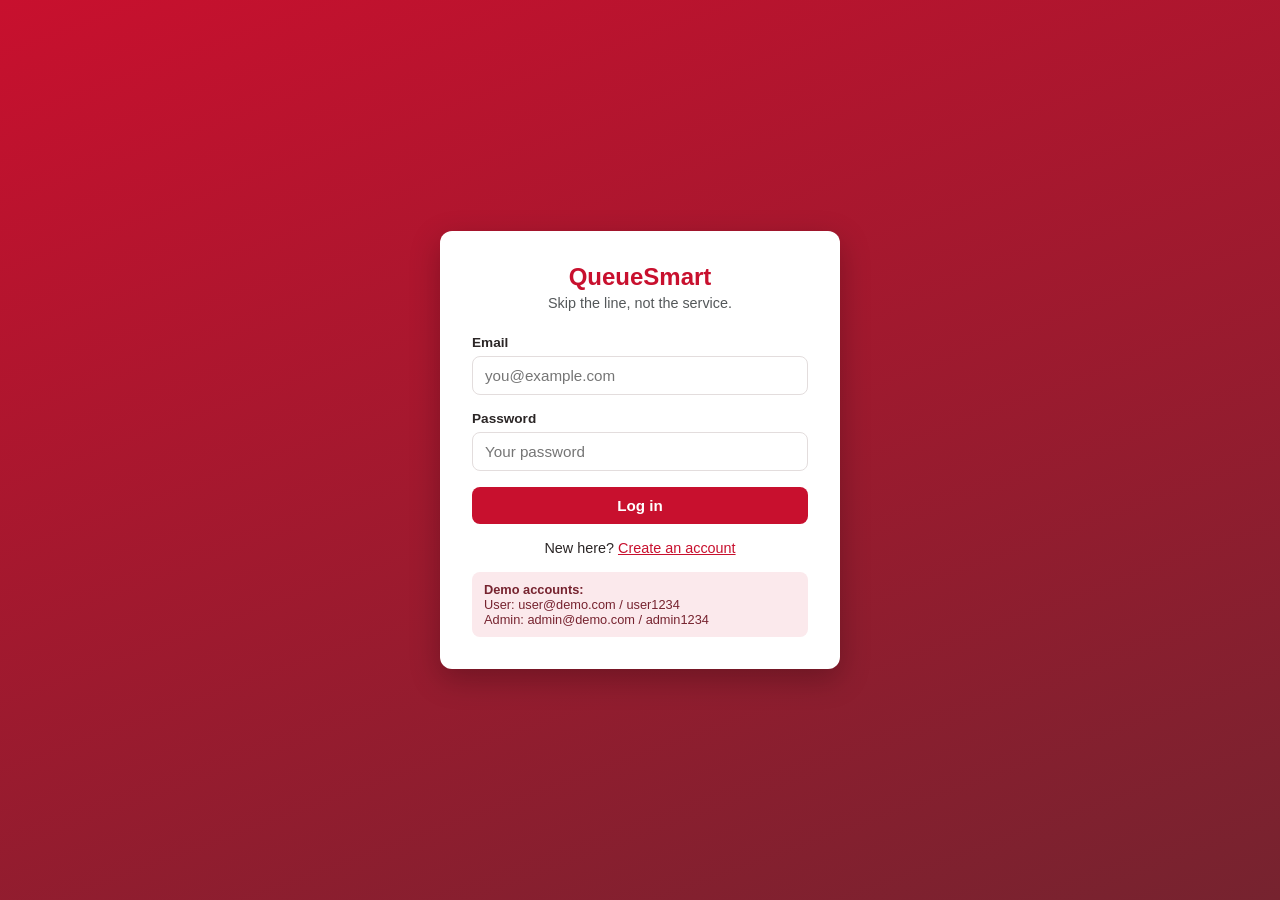
<file: Frontend/index.html>
<!DOCTYPE html>
<html lang="en">
<head>
  <meta charset="UTF-8">
  <meta name="viewport" content="width=device-width, initial-scale=1.0">
  <title>QueueSmart - Login</title>
  <link rel="stylesheet" href="css/styles.css">
</head>
<body>
  <div class="auth-wrap">
    <div class="auth-card">
      <div class="logo">QueueSmart</div>
      <p class="tagline">Skip the line, not the service.</p>

      <div class="form-group">
        <label for="email">Email</label>
        <input type="email" id="email" placeholder="you@example.com">
        <div class="error"></div>
      </div>

      <div class="form-group">
        <label for="password">Password</label>
        <input type="password" id="password" placeholder="Your password">
        <div class="error"></div>
      </div>

      <button class="btn full" onclick="doLogin()">Log in</button>

      <p class="auth-switch">New here? <a href="register.html">Create an account</a></p>

      <div class="demo-note">
        <strong>Demo accounts:</strong><br>
        User: user@demo.com / user1234<br>
        Admin: admin@demo.com / admin1234
      </div>
    </div>
  </div>

  <script src="js/data.js"></script>
  <script src="js/app.js"></script>
  <script>
    function doLogin() {
      const email = document.getElementById("email");
      const password = document.getElementById("password");
      let ok = true;

      clearInvalid(email);
      clearInvalid(password);

      if (email.value.trim() === "") {
        setInvalid(email, "Email is required.");
        ok = false;
      } else if (!isValidEmail(email.value.trim())) {
        setInvalid(email, "Enter a valid email address.");
        ok = false;
      }

      if (password.value === "") {
        setInvalid(password, "Password is required.");
        ok = false;
      }

      if (!ok) return;

      // check against demo accounts + anyone who registered this session
      const registered = getData("qs_registered") || [];
      const all = DEMO_ACCOUNTS.concat(registered);
      const match = all.find(function (a) {
        return a.email === email.value.trim().toLowerCase() && a.password === password.value;
      });

      if (!match) {
        setInvalid(password, "Incorrect email or password.");
        return;
      }

      setSession({ email: match.email, name: match.name, role: match.role });
      window.location.href = match.role === "admin" ? "admin-dashboard.html" : "dashboard.html";
    }
  </script>
</body>
</html>
</file>
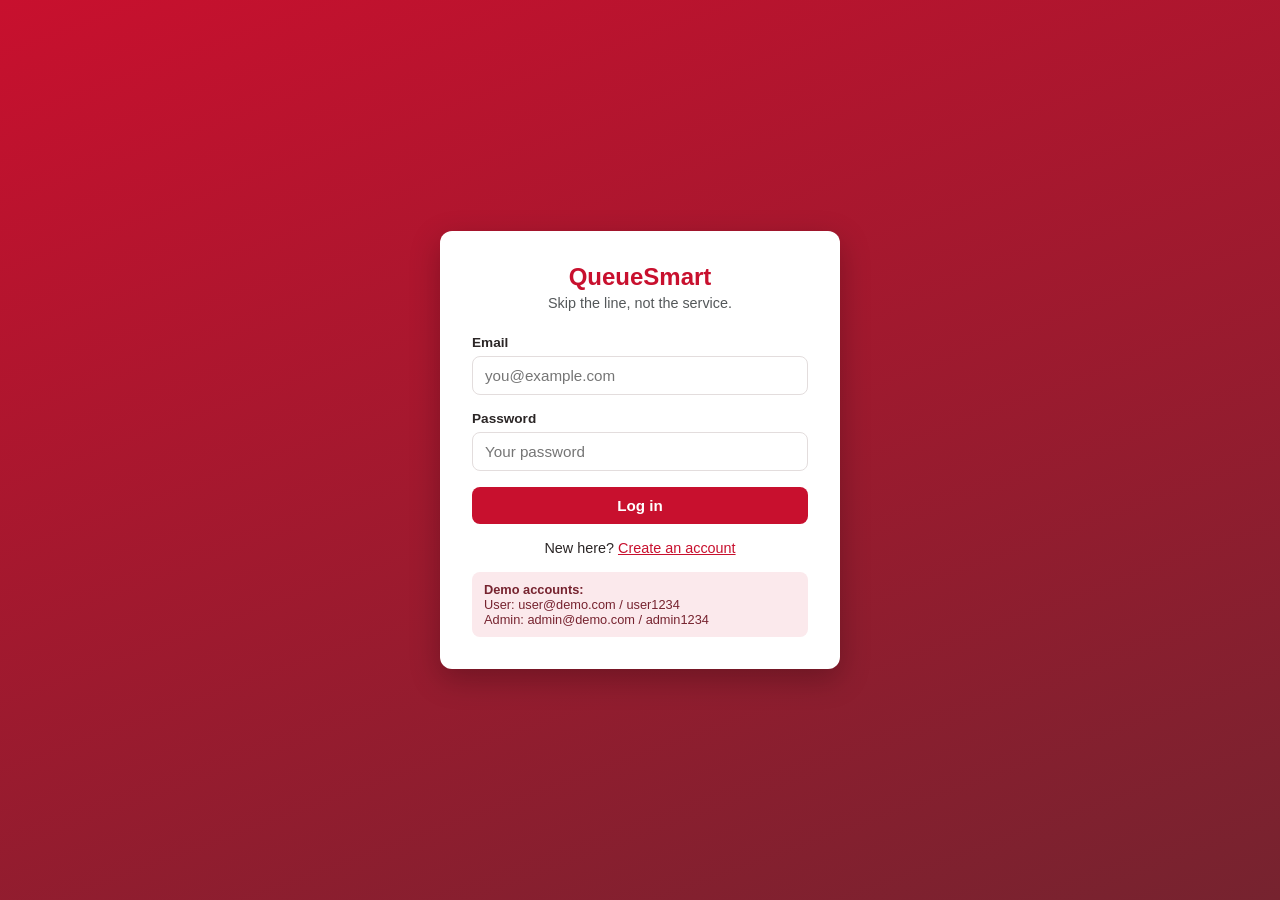
<file: Frontend/admin-dashboard.html>
<!DOCTYPE html>
<html lang="en">
<head>
  <meta charset="UTF-8">
  <meta name="viewport" content="width=device-width, initial-scale=1.0">
  <title>QueueSmart - Admin Dashboard</title>
  <link rel="stylesheet" href="css/styles.css">
</head>
<body>
  <div class="container">
    <h2 class="page-title">Admin dashboard</h2>
    <p class="page-sub">Overview of every service and its queue.</p>

    <div class="grid-3">
      <div class="card stat">
        <div class="num" id="statTotal">0</div>
        <div class="label">Total services</div>
      </div>
      <div class="card stat">
        <div class="num" id="statOpen">0</div>
        <div class="label">Open queues</div>
      </div>
      <div class="card stat">
        <div class="num" id="statWaiting">0</div>
        <div class="label">People waiting</div>
      </div>
    </div>

    <div class="card">
      <h3>Services</h3>
      <table>
        <thead>
          <tr><th>Service</th><th>Priority</th><th>In line</th><th>Status</th><th>Quick action</th></tr>
        </thead>
        <tbody id="serviceBody"></tbody>
      </table>
    </div>
  </div>

  <script src="js/data.js"></script>
  <script src="js/app.js"></script>
  <script>
    requireLogin("admin");
    renderNavbar("admin-dashboard.html");

    function render() {
      const services = getData("qs_services");

      document.getElementById("statTotal").textContent = services.length;
      document.getElementById("statOpen").textContent =
        services.filter(function (s) { return s.open; }).length;
      document.getElementById("statWaiting").textContent =
        services.reduce(function (sum, s) { return sum + s.queue.length; }, 0);

      document.getElementById("serviceBody").innerHTML = services
        .map(function (s) {
          const status = s.open
            ? '<span class="badge open">Open</span>'
            : '<span class="badge closed">Closed</span>';
          const action = s.open
            ? '<button class="btn small danger" onclick="toggleQueue(' + s.id + ')">Close queue</button>'
            : '<button class="btn small" onclick="toggleQueue(' + s.id + ')">Open queue</button>';
          return "<tr><td>" + s.name + "</td>" +
            '<td><span class="badge ' + s.priority + '">' + s.priority + "</span></td>" +
            "<td>" + s.queue.length + "</td><td>" + status + "</td><td>" + action + "</td></tr>";
        })
        .join("");
    }

    function toggleQueue(id) {
      const services = getData("qs_services");
      const svc = services.find(function (s) { return s.id === id; });
      svc.open = !svc.open;
      setData("qs_services", services);
      addNotification("Queue for " + svc.name + " is now " + (svc.open ? "open" : "closed") + ".");
      renderNotifs();
      render();
    }

    render();
  </script>
</body>
</html>
</file>
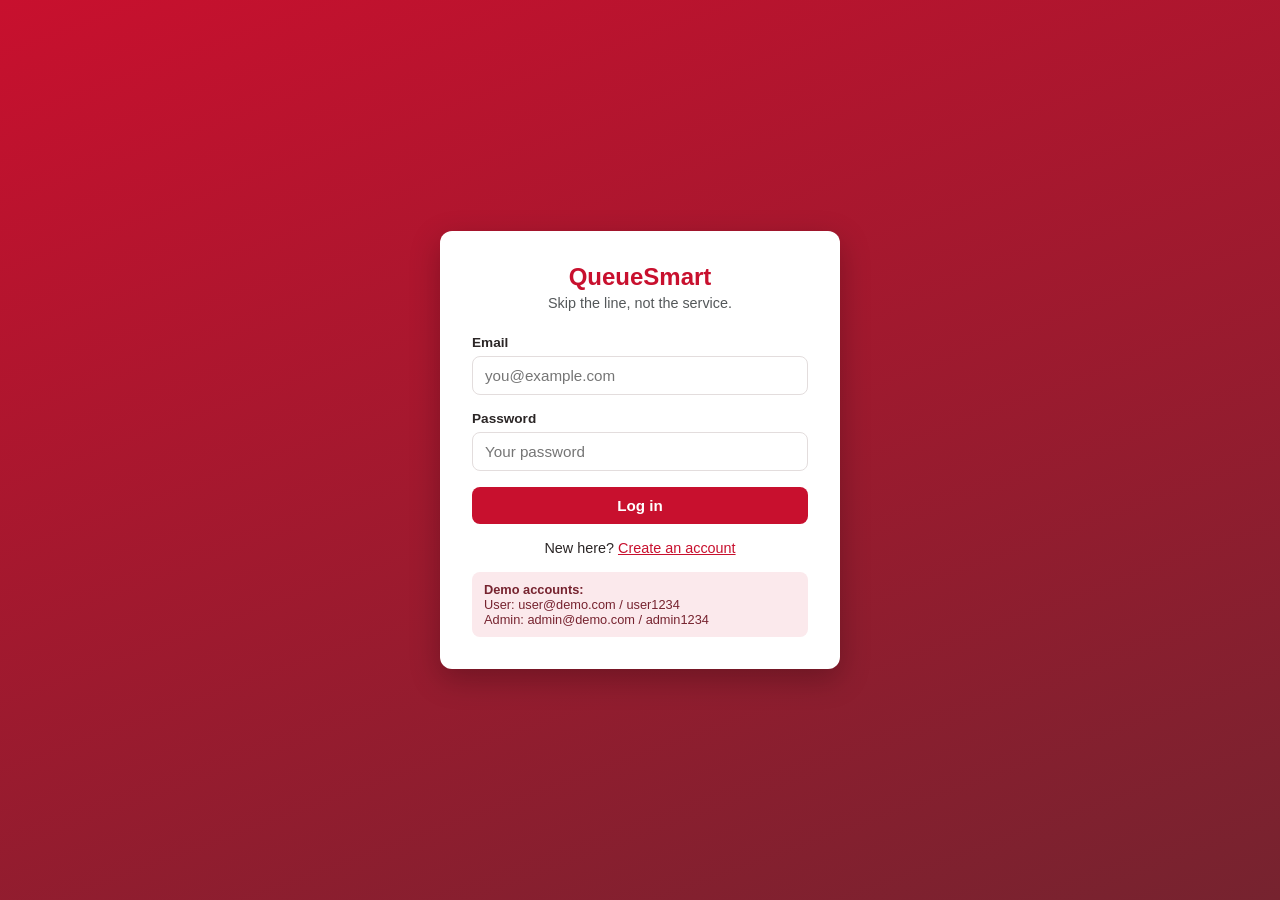
<file: Frontend/admin-queues.html>
<!DOCTYPE html>
<html lang="en">
<head>
  <meta charset="UTF-8">
  <meta name="viewport" content="width=device-width, initial-scale=1.0">
  <title>QueueSmart - Queue Management</title>
  <link rel="stylesheet" href="css/styles.css">
</head>
<body>
  <div class="container">
    <h2 class="page-title">Queue management</h2>
    <p class="page-sub">Pick a service to view and manage its queue.</p>

    <div class="card">
      <div class="form-group">
        <label for="serviceSelect">Service</label>
        <select id="serviceSelect" onchange="render()"></select>
        <div class="error"></div>
      </div>
    </div>

    <div class="card">
      <h3 id="queueTitle">Queue</h3>
      <button class="btn small" id="serveBtn" onclick="serveNext()">Serve next user</button>
      <table class="mt">
        <thead>
          <tr><th>#</th><th>Name</th><th>Actions</th></tr>
        </thead>
        <tbody id="queueBody"></tbody>
      </table>
    </div>
  </div>

  <script src="js/data.js"></script>
  <script src="js/app.js"></script>
  <script>
    requireLogin("admin");
    renderNavbar("admin-queues.html");

    // fill the dropdown once
    const select = document.getElementById("serviceSelect");
    getData("qs_services").forEach(function (s) {
      const opt = document.createElement("option");
      opt.value = s.id;
      opt.textContent = s.name;
      select.appendChild(opt);
    });

    function currentService() {
      const services = getData("qs_services");
      return services.find(function (s) { return s.id === parseInt(select.value, 10); });
    }

    function render() {
      const svc = currentService();
      document.getElementById("queueTitle").textContent =
        svc.name + " (" + svc.queue.length + " waiting)";
      document.getElementById("serveBtn").disabled = svc.queue.length === 0;

      const body = document.getElementById("queueBody");
      if (svc.queue.length === 0) {
        body.innerHTML = '<tr><td colspan="3" class="muted">Queue is empty.</td></tr>';
        return;
      }

      body.innerHTML = svc.queue
        .map(function (name, i) {
          return "<tr><td>" + (i + 1) + "</td><td>" + name + "</td><td>" +
            '<button class="btn small secondary" onclick="move(' + i + ',-1)" ' + (i === 0 ? "disabled" : "") + ">&uarr;</button> " +
            '<button class="btn small secondary" onclick="move(' + i + ',1)" ' + (i === svc.queue.length - 1 ? "disabled" : "") + ">&darr;</button> " +
            '<button class="btn small danger" onclick="removeUser(' + i + ')">Remove</button>' +
            "</td></tr>";
        })
        .join("");
    }

    // saves changes to whichever service is selected
    function saveService(svc) {
      const services = getData("qs_services");
      const idx = services.findIndex(function (s) { return s.id === svc.id; });
      services[idx] = svc;
      setData("qs_services", services);
    }

    function move(i, dir) {
      const svc = currentService();
      const j = i + dir;
      const tmp = svc.queue[i];
      svc.queue[i] = svc.queue[j];
      svc.queue[j] = tmp;
      saveService(svc);
      render();
    }

    function removeUser(i) {
      const svc = currentService();
      const removed = svc.queue.splice(i, 1)[0];
      saveService(svc);
      addNotification(removed + " was removed from the " + svc.name + " queue.");
      renderNotifs();
      render();
    }

    // UI simulation - just pops the first person off
    function serveNext() {
      const svc = currentService();
      const served = svc.queue.shift();
      saveService(svc);
      addNotification(served + " is now being served at " + svc.name + ".");
      renderNotifs();
      render();
    }

    render();
  </script>
</body>
</html>
</file>
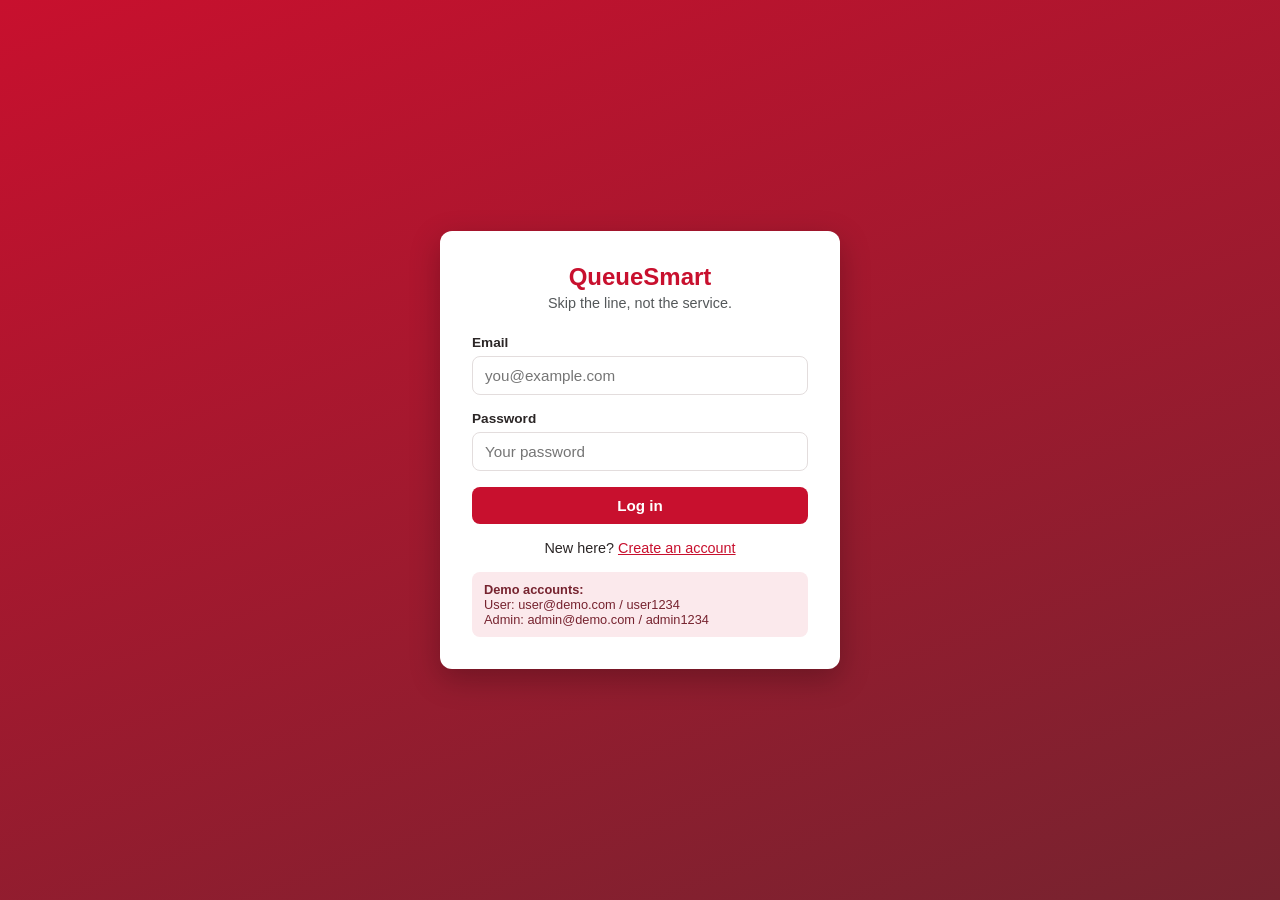
<file: Frontend/admin-services.html>
<!DOCTYPE html>
<html lang="en">
<head>
  <meta charset="UTF-8">
  <meta name="viewport" content="width=device-width, initial-scale=1.0">
  <title>QueueSmart - Service Management</title>
  <link rel="stylesheet" href="css/styles.css">
</head>
<body>
  <div class="container">
    <h2 class="page-title">Service management</h2>
    <p class="page-sub">Create new services or edit existing ones.</p>

    <div class="grid-2">
      <div class="card">
        <h3 id="formTitle">Create service</h3>

        <div class="form-group">
          <label for="svcName">Service name *</label>
          <input type="text" id="svcName" maxlength="100">
          <div class="char-hint">Max 100 characters.</div>
          <div class="error"></div>
        </div>

        <div class="form-group">
          <label for="svcDesc">Description *</label>
          <textarea id="svcDesc" rows="3"></textarea>
          <div class="error"></div>
        </div>

        <div class="form-group">
          <label for="svcDuration">Expected duration (minutes) *</label>
          <input type="number" id="svcDuration" min="1" max="480">
          <div class="error"></div>
        </div>

        <div class="form-group">
          <label for="svcPriority">Priority level</label>
          <select id="svcPriority">
            <option value="low">Low</option>
            <option value="medium" selected>Medium</option>
            <option value="high">High</option>
          </select>
          <div class="error"></div>
        </div>

        <button class="btn" id="saveBtn" onclick="saveService()">Create service</button>
        <button class="btn secondary" id="cancelBtn" onclick="resetForm()" style="display:none;">Cancel</button>
      </div>

      <div class="card">
        <h3>Existing services</h3>
        <div id="serviceList"></div>
      </div>
    </div>
  </div>

  <script src="js/data.js"></script>
  <script src="js/app.js"></script>
  <script>
    requireLogin("admin");
    renderNavbar("admin-services.html");

    let editingId = null; // null = creating a new one

    function render() {
      const services = getData("qs_services");
      document.getElementById("serviceList").innerHTML = services
        .map(function (s) {
          return '<div class="service-row"><div class="info">' +
            "<h4>" + s.name + ' <span class="badge ' + s.priority + '">' + s.priority + "</span></h4>" +
            "<p>" + s.description + "</p>" +
            '<p class="muted">~' + s.duration + " min per person</p>" +
            "</div>" +
            '<button class="btn small secondary" onclick="startEdit(' + s.id + ')">Edit</button></div>';
        })
        .join("");
    }

    function startEdit(id) {
      const svc = getData("qs_services").find(function (s) { return s.id === id; });
      editingId = id;
      document.getElementById("svcName").value = svc.name;
      document.getElementById("svcDesc").value = svc.description;
      document.getElementById("svcDuration").value = svc.duration;
      document.getElementById("svcPriority").value = svc.priority;
      document.getElementById("formTitle").textContent = "Edit service";
      document.getElementById("saveBtn").textContent = "Save changes";
      document.getElementById("cancelBtn").style.display = "inline-block";
      window.scrollTo(0, 0);
    }

    function resetForm() {
      editingId = null;
      ["svcName", "svcDesc", "svcDuration"].forEach(function (id) {
        const el = document.getElementById(id);
        el.value = "";
        clearInvalid(el);
      });
      document.getElementById("svcPriority").value = "medium";
      document.getElementById("formTitle").textContent = "Create service";
      document.getElementById("saveBtn").textContent = "Create service";
      document.getElementById("cancelBtn").style.display = "none";
    }

    function saveService() {
      const name = document.getElementById("svcName");
      const desc = document.getElementById("svcDesc");
      const duration = document.getElementById("svcDuration");
      const priority = document.getElementById("svcPriority");
      let ok = true;

      [name, desc, duration].forEach(clearInvalid);

      if (name.value.trim() === "") {
        setInvalid(name, "Service name is required.");
        ok = false;
      } else if (name.value.length > 100) {
        setInvalid(name, "Service name must be 100 characters or less.");
        ok = false;
      }

      if (desc.value.trim() === "") {
        setInvalid(desc, "Description is required.");
        ok = false;
      }

      const mins = parseInt(duration.value, 10);
      if (duration.value === "" || isNaN(mins)) {
        setInvalid(duration, "Expected duration is required.");
        ok = false;
      } else if (mins < 1 || mins > 480) {
        setInvalid(duration, "Duration must be between 1 and 480 minutes.");
        ok = false;
      }

      if (!ok) return;

      const services = getData("qs_services");

      if (editingId !== null) {
        const svc = services.find(function (s) { return s.id === editingId; });
        svc.name = name.value.trim();
        svc.description = desc.value.trim();
        svc.duration = mins;
        svc.priority = priority.value;
        addNotification('Service "' + svc.name + '" was updated.');
      } else {
        const newId = Math.max.apply(null, services.map(function (s) { return s.id; })) + 1;
        services.push({
          id: newId,
          name: name.value.trim(),
          description: desc.value.trim(),
          duration: mins,
          priority: priority.value,
          open: true,
          queue: []
        });
        addNotification('Service "' + name.value.trim() + '" was created.');
      }

      setData("qs_services", services);
      renderNotifs();
      resetForm();
      render();
    }

    render();
  </script>
</body>
</html>
</file>
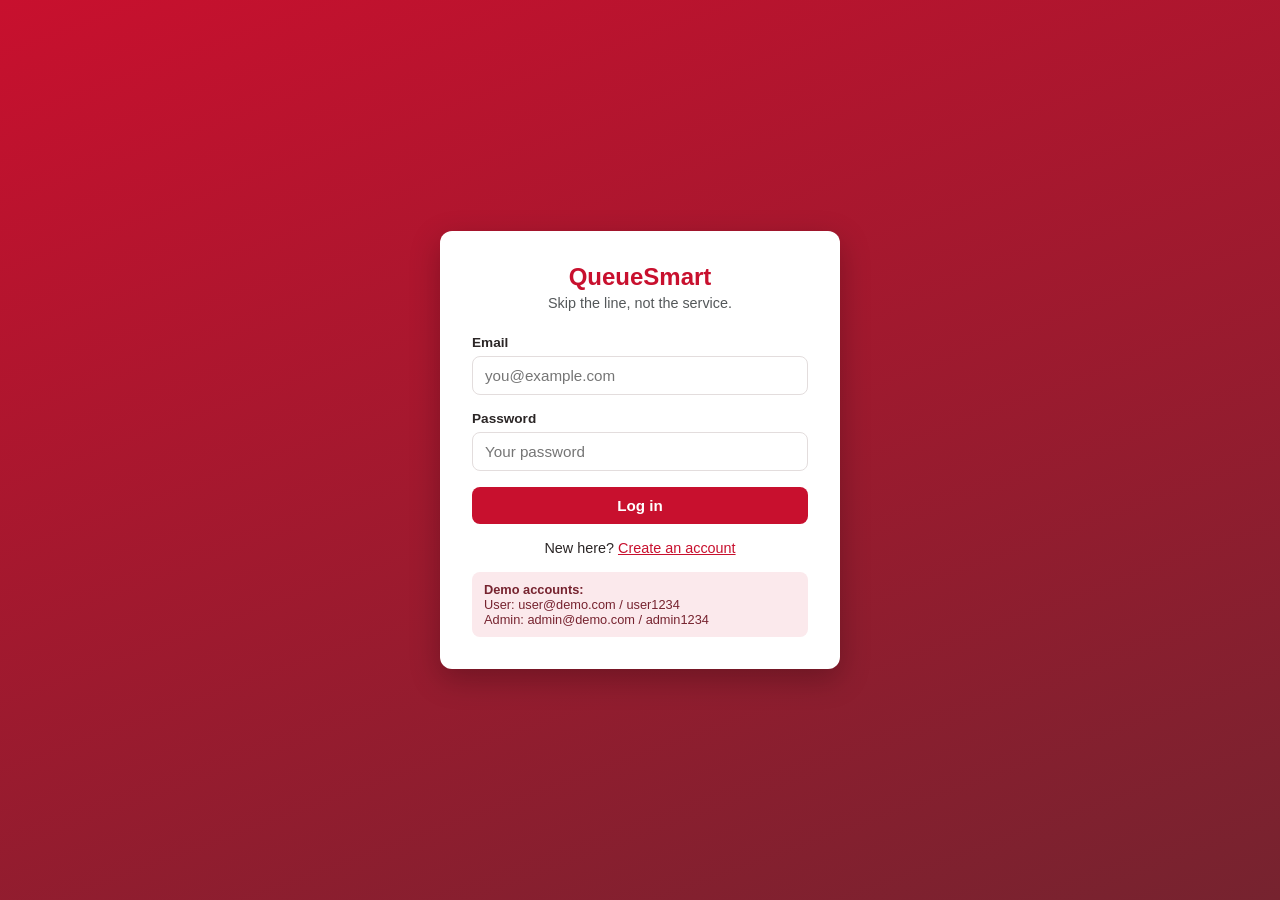
<file: Frontend/dashboard.html>
<!DOCTYPE html>
<html lang="en">
<head>
  <meta charset="UTF-8">
  <meta name="viewport" content="width=device-width, initial-scale=1.0">
  <title>QueueSmart - Dashboard</title>
  <link rel="stylesheet" href="css/styles.css">
</head>
<body>
  <div class="container">
    <h2 class="page-title" id="greeting">Dashboard</h2>
    <p class="page-sub">Here's what's happening right now.</p>

    <div class="grid-3">
      <div class="card stat">
        <div class="num" id="statPosition">-</div>
        <div class="label">Your queue position</div>
      </div>
      <div class="card stat">
        <div class="num" id="statServices">0</div>
        <div class="label">Services open now</div>
      </div>
      <div class="card stat">
        <div class="num" id="statUnread">0</div>
        <div class="label">Unread notifications</div>
      </div>
    </div>

    <div class="card" id="currentQueueCard">
      <h3>Current queue</h3>
      <div id="currentQueueBody"></div>
    </div>

    <div class="card">
      <h3>Active services</h3>
      <div id="serviceList"></div>
    </div>
  </div>

  <script src="js/data.js"></script>
  <script src="js/app.js"></script>
  <script>
    const session = requireLogin("user");
    renderNavbar("dashboard.html");
    document.getElementById("greeting").textContent = "Welcome back, " + session.name.split(" ")[0];

    const services = getData("qs_services");
    const myQueue = getData("qs_myQueue");
    const notifs = getData("qs_notifications") || [];

    // stat cards
    document.getElementById("statServices").textContent =
      services.filter(function (s) { return s.open; }).length;
    document.getElementById("statUnread").textContent =
      notifs.filter(function (n) { return !n.read; }).length;
    document.getElementById("statPosition").textContent = myQueue ? "#" + myQueue.position : "-";

    // current queue card
    const body = document.getElementById("currentQueueBody");
    if (myQueue) {
      const svc = services.find(function (s) { return s.id === myQueue.serviceId; });
      const wait = myQueue.position * svc.duration;
      body.innerHTML =
        "<p>You are in line for <strong>" + svc.name + "</strong>.</p>" +
        '<p class="muted">Position #' + myQueue.position + " &middot; est. wait ~" + wait + " min</p>" +
        '<a class="btn small mt" href="queue-status.html">View status</a>';
    } else {
      body.innerHTML =
        '<p class="muted">You are not in any queue right now.</p>' +
        '<a class="btn small mt" href="join-queue.html">Join a queue</a>';
    }

    // open services list
    document.getElementById("serviceList").innerHTML = services
      .filter(function (s) { return s.open; })
      .map(function (s) {
        const wait = s.queue.length * s.duration;
        return '<div class="service-row"><div class="info">' +
          "<h4>" + s.name + "</h4>" +
          "<p>" + s.queue.length + " in line &middot; ~" + wait + " min wait</p>" +
          '</div><span class="badge ' + s.priority + '">' + s.priority + "</span></div>";
      })
      .join("");
  </script>
</body>
</html>
</file>
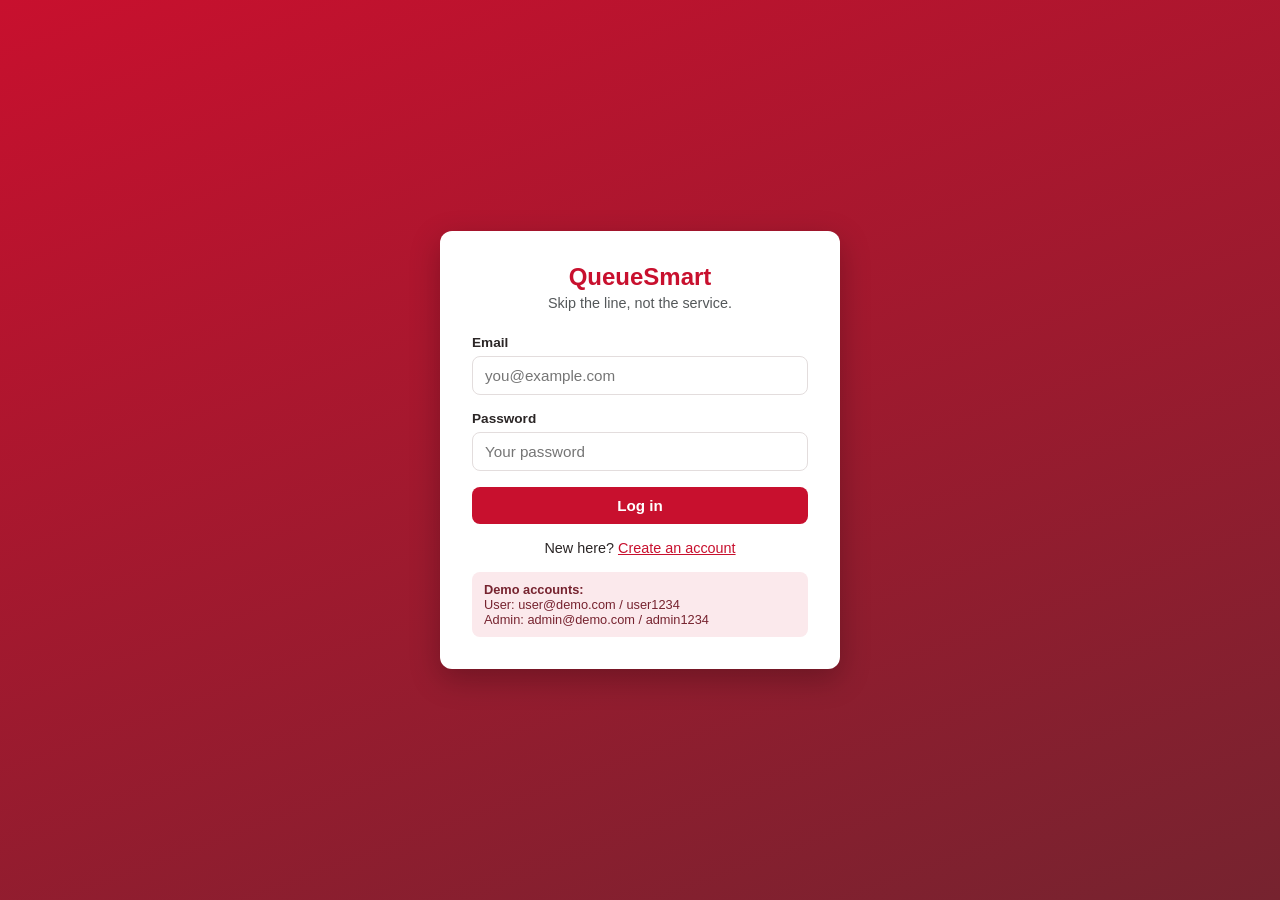
<file: Frontend/history.html>
<!DOCTYPE html>
<html lang="en">
<head>
  <meta charset="UTF-8">
  <meta name="viewport" content="width=device-width, initial-scale=1.0">
  <title>QueueSmart - History</title>
  <link rel="stylesheet" href="css/styles.css">
</head>
<body>
  <div class="container">
    <h2 class="page-title">History</h2>
    <p class="page-sub">Queues you've joined in the past.</p>

    <div class="card">
      <table>
        <thead>
          <tr><th>Date</th><th>Service</th><th>Outcome</th></tr>
        </thead>
        <tbody id="historyBody"></tbody>
      </table>
    </div>
  </div>

  <script src="js/data.js"></script>
  <script src="js/app.js"></script>
  <script>
    requireLogin("user");
    renderNavbar("history.html");

    const hist = getData("qs_history") || [];
    const body = document.getElementById("historyBody");

    if (hist.length === 0) {
      body.innerHTML = '<tr><td colspan="3" class="muted">No history yet. Join a queue to get started.</td></tr>';
    } else {
      body.innerHTML = hist
        .map(function (h) {
          const cls = h.outcome === "Served" ? "served" : "closed";
          return "<tr><td>" + h.date + "</td><td>" + h.service + "</td>" +
            '<td><span class="badge ' + cls + '">' + h.outcome + "</span></td></tr>";
        })
        .join("");
    }
  </script>
</body>
</html>
</file>
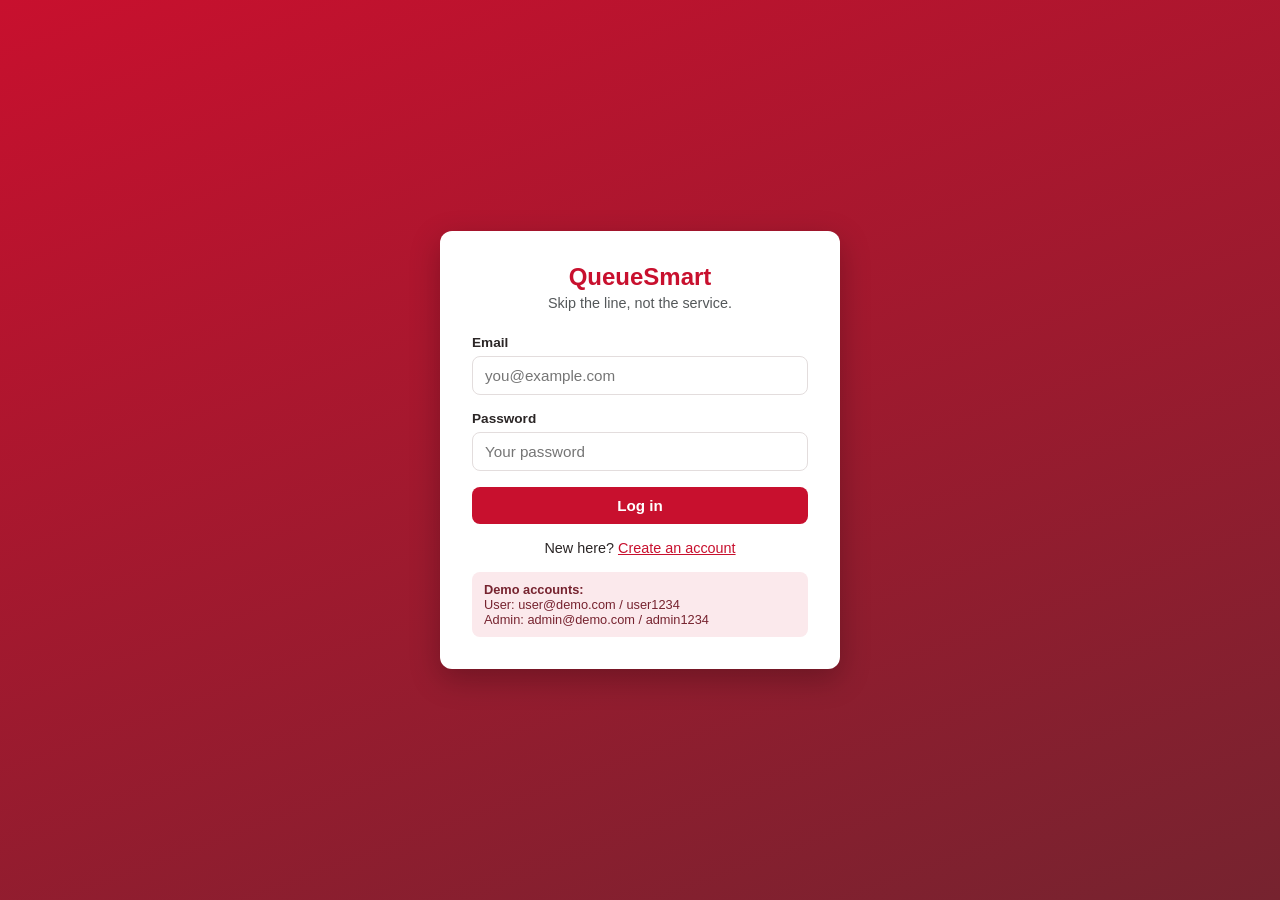
<file: Frontend/join-queue.html>
<!DOCTYPE html>
<html lang="en">
<head>
  <meta charset="UTF-8">
  <meta name="viewport" content="width=device-width, initial-scale=1.0">
  <title>QueueSmart - Join Queue</title>
  <link rel="stylesheet" href="css/styles.css">
</head>
<body>
  <div class="container">
    <h2 class="page-title">Join a queue</h2>
    <p class="page-sub">Pick a service below. Estimated wait is based on how many people are ahead of you.</p>

    <div class="card">
      <div id="serviceList"></div>
    </div>
  </div>

  <script src="js/data.js"></script>
  <script src="js/app.js"></script>
  <script>
    requireLogin("user");
    renderNavbar("join-queue.html");

    function render() {
      const services = getData("qs_services");
      const myQueue = getData("qs_myQueue");

      document.getElementById("serviceList").innerHTML = services
        .map(function (s) {
          const wait = s.queue.length * s.duration;
          const inThis = myQueue && myQueue.serviceId === s.id;

          let action;
          if (inThis) {
            action = '<button class="btn small danger" onclick="leaveQueue()">Leave queue</button>';
          } else if (!s.open) {
            action = '<span class="badge closed">Closed</span>';
          } else if (myQueue) {
            // already in a different queue, one at a time
            action = '<button class="btn small" disabled>Join</button>';
          } else {
            action = '<button class="btn small" onclick="joinQueue(' + s.id + ')">Join</button>';
          }

          return '<div class="service-row"><div class="info">' +
            "<h4>" + s.name + "</h4>" +
            "<p>" + s.description + "</p>" +
            '<p class="muted">' + s.queue.length + " in line &middot; est. wait ~" + wait + " min</p>" +
            "</div>" + action + "</div>";
        })
        .join("");
    }

    function joinQueue(id) {
      const services = getData("qs_services");
      const svc = services.find(function (s) { return s.id === id; });
      svc.queue.push("You");
      setData("qs_services", services);
      setData("qs_myQueue", { serviceId: id, position: svc.queue.length, status: "waiting" });
      addNotification("You joined the queue for " + svc.name + ".");
      window.location.href = "queue-status.html";
    }

    function leaveQueue() {
      const myQueue = getData("qs_myQueue");
      const services = getData("qs_services");
      const svc = services.find(function (s) { return s.id === myQueue.serviceId; });
      svc.queue = svc.queue.filter(function (n) { return n !== "You"; });
      setData("qs_services", services);
      localStorage.removeItem("qs_myQueue");

      // record it in history
      const hist = getData("qs_history");
      hist.unshift({ date: new Date().toISOString().slice(0, 10), service: svc.name, outcome: "Left queue" });
      setData("qs_history", hist);

      addNotification("You left the queue for " + svc.name + ".");
      render();
      renderNotifs();
    }

    render();
  </script>
</body>
</html>
</file>
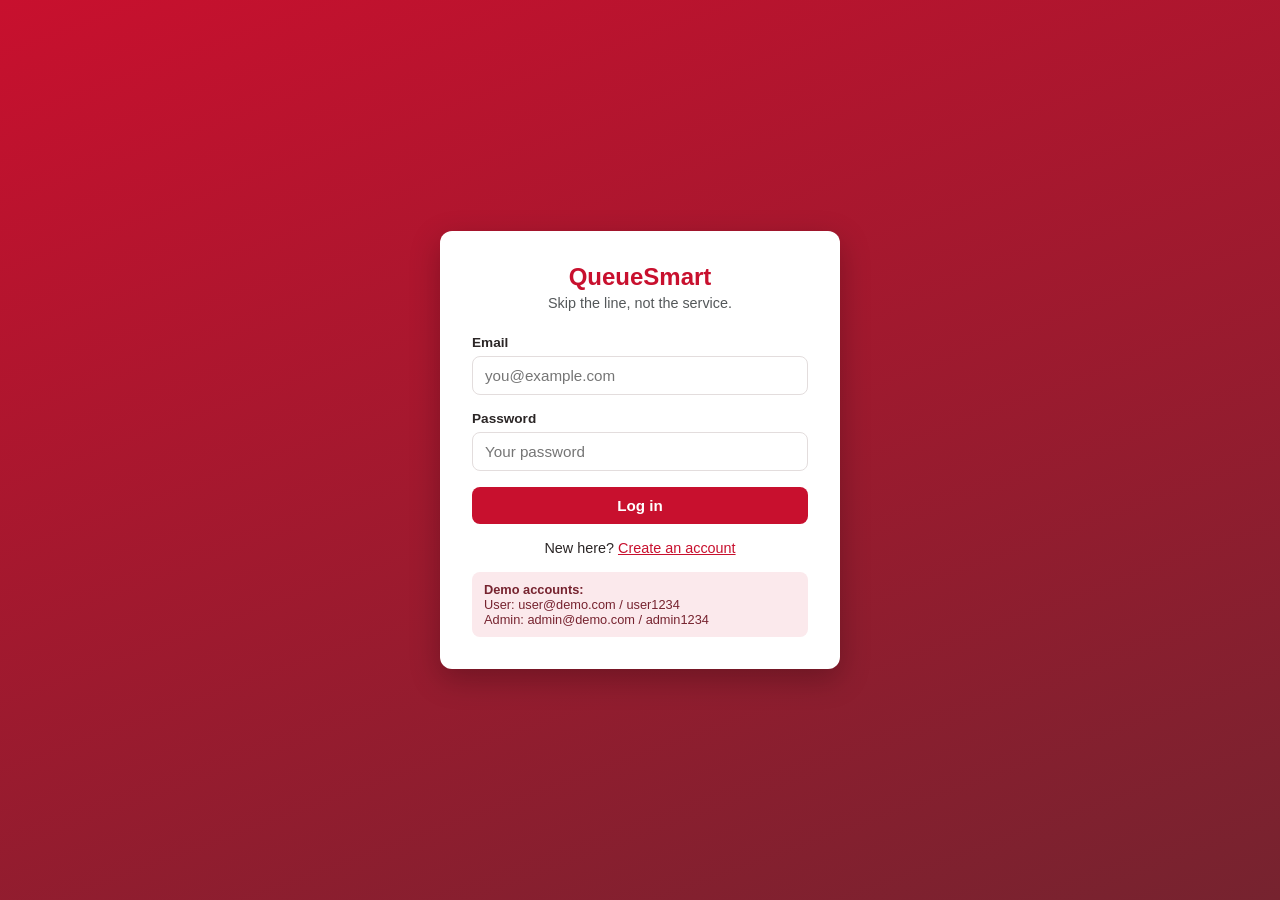
<file: Frontend/queue-status.html>
<!DOCTYPE html>
<html lang="en">
<head>
  <meta charset="UTF-8">
  <meta name="viewport" content="width=device-width, initial-scale=1.0">
  <title>QueueSmart - Queue Status</title>
  <link rel="stylesheet" href="css/styles.css">
</head>
<body>
  <div class="container">
    <h2 class="page-title">My queue</h2>
    <p class="page-sub">Live view of your spot in line.</p>

    <div class="card center" id="statusCard"></div>
  </div>

  <script src="js/data.js"></script>
  <script src="js/app.js"></script>
  <script>
    requireLogin("user");
    renderNavbar("queue-status.html");

    function render() {
      const myQueue = getData("qs_myQueue");
      const card = document.getElementById("statusCard");

      if (!myQueue) {
        card.innerHTML =
          '<p class="muted">You are not in a queue right now.</p>' +
          '<a class="btn mt" href="join-queue.html">Join a queue</a>';
        return;
      }

      const services = getData("qs_services");
      const svc = services.find(function (s) { return s.id === myQueue.serviceId; });
      const wait = myQueue.position * svc.duration;

      let badge, note;
      if (myQueue.status === "almost") {
        badge = '<span class="badge almost">Almost ready</span>';
        note = "You're next! Head over to " + svc.name + " now.";
      } else if (myQueue.status === "served") {
        badge = '<span class="badge served">Served</span>';
        note = "You've been served. Thanks for using QueueSmart!";
      } else {
        badge = '<span class="badge waiting">Waiting</span>';
        note = "We'll notify you when it's almost your turn.";
      }

      card.innerHTML =
        "<h3>" + svc.name + "</h3><br>" +
        '<div class="position-circle"><span class="num">#' + myQueue.position + '</span><span class="label">in line</span></div>' +
        "<p>Estimated wait: <strong>~" + wait + " min</strong></p>" +
        '<p class="mt">' + badge + "</p>" +
        '<p class="muted mt">' + note + "</p>" +
        '<div class="mt">' +
        '<button class="btn secondary small" onclick="simulateUpdate()">Simulate update</button> ' +
        '<button class="btn danger small" onclick="leaveQueue()">Leave queue</button>' +
        "</div>" +
        '<p class="char-hint mt">("Simulate update" stands in for real-time updates that will come from the backend in A3.)</p>';
    }

    // fakes the queue moving forward since there's no backend yet
    function simulateUpdate() {
      const myQueue = getData("qs_myQueue");
      if (!myQueue) return;
      const services = getData("qs_services");
      const svc = services.find(function (s) { return s.id === myQueue.serviceId; });

      if (myQueue.position > 1) {
        myQueue.position -= 1;
        // person at the front got served
        svc.queue.shift();
        myQueue.status = myQueue.position === 1 ? "almost" : "waiting";
        if (myQueue.status === "almost") {
          addNotification("Almost your turn at " + svc.name + "! Please head over.");
        } else {
          addNotification("Queue update: you are now #" + myQueue.position + " at " + svc.name + ".");
        }
        setData("qs_myQueue", myQueue);
        setData("qs_services", services);
      } else {
        // it's our turn - mark served and move to history
        svc.queue = svc.queue.filter(function (n) { return n !== "You"; });
        setData("qs_services", services);
        localStorage.removeItem("qs_myQueue");

        const hist = getData("qs_history");
        hist.unshift({ date: new Date().toISOString().slice(0, 10), service: svc.name, outcome: "Served" });
        setData("qs_history", hist);

        addNotification("You've been served at " + svc.name + ". See you next time!");
        renderNotifs();
        const card = document.getElementById("statusCard");
        card.innerHTML =
          "<h3>" + svc.name + '</h3><br><span class="badge served">Served</span>' +
          '<p class="mt">All done! This visit was added to your history.</p>' +
          '<a class="btn mt" href="history.html">View history</a>';
        return;
      }
      renderNotifs();
      render();
    }

    function leaveQueue() {
      const myQueue = getData("qs_myQueue");
      const services = getData("qs_services");
      const svc = services.find(function (s) { return s.id === myQueue.serviceId; });
      svc.queue = svc.queue.filter(function (n) { return n !== "You"; });
      setData("qs_services", services);
      localStorage.removeItem("qs_myQueue");

      const hist = getData("qs_history");
      hist.unshift({ date: new Date().toISOString().slice(0, 10), service: svc.name, outcome: "Left queue" });
      setData("qs_history", hist);

      addNotification("You left the queue for " + svc.name + ".");
      renderNotifs();
      render();
    }

    render();
  </script>
</body>
</html>
</file>
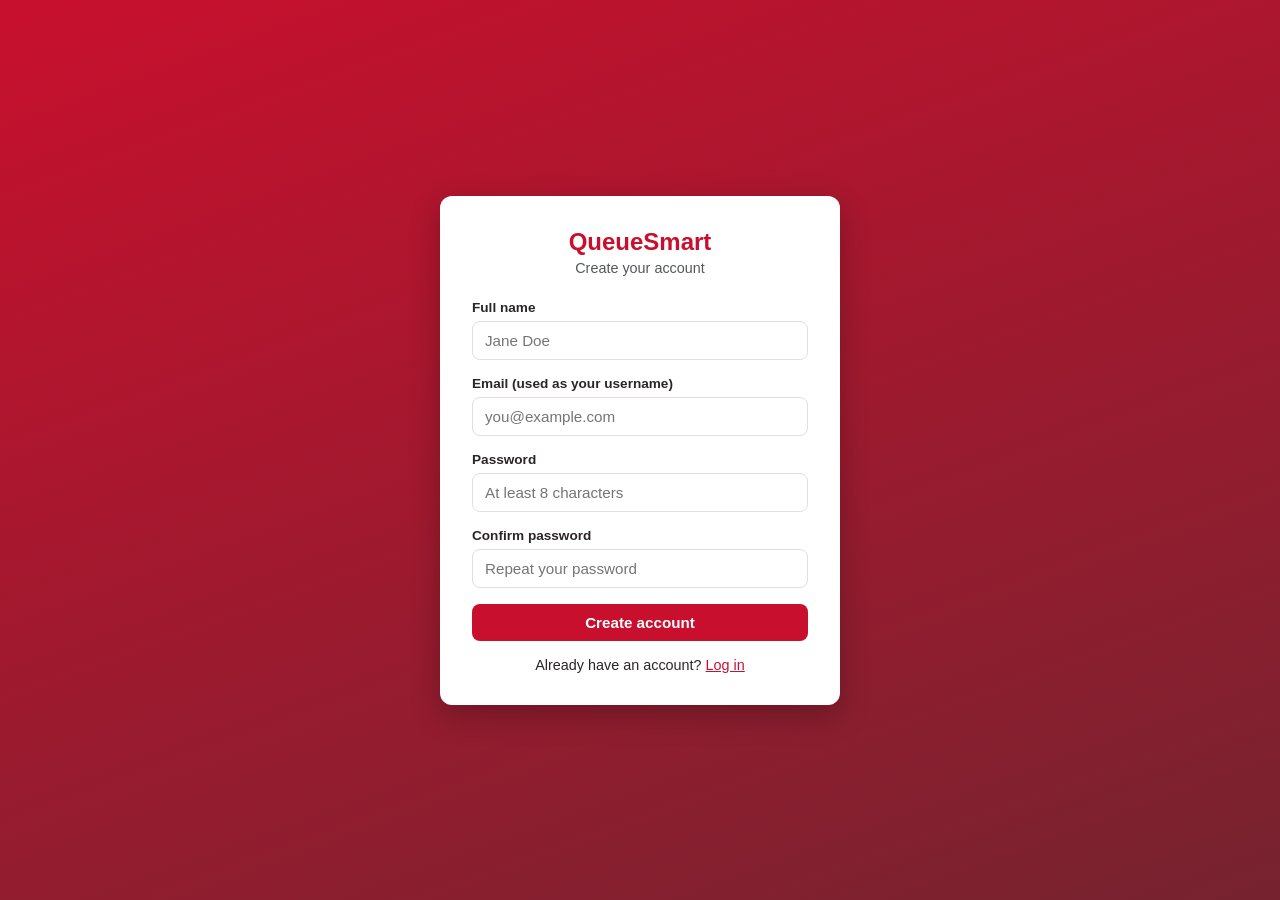
<file: Frontend/register.html>
<!DOCTYPE html>
<html lang="en">
<head>
  <meta charset="UTF-8">
  <meta name="viewport" content="width=device-width, initial-scale=1.0">
  <title>QueueSmart - Register</title>
  <link rel="stylesheet" href="css/styles.css">
</head>
<body>
  <div class="auth-wrap">
    <div class="auth-card">
      <div class="logo">QueueSmart</div>
      <p class="tagline">Create your account</p>

      <div class="form-group">
        <label for="name">Full name</label>
        <input type="text" id="name" maxlength="60" placeholder="Jane Doe">
        <div class="error"></div>
      </div>

      <div class="form-group">
        <label for="email">Email (used as your username)</label>
        <input type="email" id="email" placeholder="you@example.com">
        <div class="error"></div>
      </div>

      <div class="form-group">
        <label for="password">Password</label>
        <input type="password" id="password" placeholder="At least 8 characters">
        <div class="error"></div>
      </div>

      <div class="form-group">
        <label for="confirm">Confirm password</label>
        <input type="password" id="confirm" placeholder="Repeat your password">
        <div class="error"></div>
      </div>

      <button class="btn full" onclick="doRegister()">Create account</button>

      <p class="auth-switch">Already have an account? <a href="index.html">Log in</a></p>
    </div>
  </div>

  <script src="js/data.js"></script>
  <script src="js/app.js"></script>
  <script>
    function doRegister() {
      const name = document.getElementById("name");
      const email = document.getElementById("email");
      const password = document.getElementById("password");
      const confirm = document.getElementById("confirm");
      let ok = true;

      [name, email, password, confirm].forEach(clearInvalid);

      if (name.value.trim() === "") {
        setInvalid(name, "Name is required.");
        ok = false;
      }

      if (email.value.trim() === "") {
        setInvalid(email, "Email is required.");
        ok = false;
      } else if (!isValidEmail(email.value.trim())) {
        setInvalid(email, "Enter a valid email address.");
        ok = false;
      }

      if (password.value.length < 8) {
        setInvalid(password, "Password must be at least 8 characters.");
        ok = false;
      }

      if (confirm.value !== password.value) {
        setInvalid(confirm, "Passwords do not match.");
        ok = false;
      }

      if (!ok) return;

      // make sure the email isn't taken already
      const registered = getData("qs_registered") || [];
      const all = DEMO_ACCOUNTS.concat(registered);
      const taken = all.some(function (a) { return a.email === email.value.trim().toLowerCase(); });
      if (taken) {
        setInvalid(email, "An account with this email already exists.");
        return;
      }

      registered.push({
        email: email.value.trim().toLowerCase(),
        password: password.value,
        name: name.value.trim(),
        role: "user"
      });
      setData("qs_registered", registered);

      // log them straight in
      setSession({ email: email.value.trim().toLowerCase(), name: name.value.trim(), role: "user" });
      addNotification("Account created. Welcome to QueueSmart!");
      window.location.href = "dashboard.html";
    }
  </script>
</body>
</html>
</file>
<file: Frontend/css/styles.css>
/* QueueSmart shared styles */

* { box-sizing: border-box; margin: 0; padding: 0; }

:root {
  --primary: #C8102E;      /* UH red, PMS 186 */
  --primary-dark: #76232F; /* UH dark red, PMS 188 */
  --primary-light: #fbe9ec;
  --bg: #f5f6f7;
  --card: #ffffff;
  --text: #2b2626;
  --muted: #54585A; /* UH slate */
  --border: #e3dddd;
  --danger: #76232F;
  --warn: #b07d1f;
  --ok: #2f7d3b;
}

body {
  font-family: "Source Sans 3", "Source Sans Pro", "Segoe UI", Arial, sans-serif;
  background: var(--bg);
  color: var(--text);
}

/* ---------- top navigation ---------- */
.navbar {
  background: var(--primary);
  color: #fff;
  display: flex;
  align-items: center;
  justify-content: space-between;
  padding: 12px 24px;
}

.navbar .brand {
  font-size: 1.2rem;
  font-weight: 700;
  letter-spacing: 0.5px;
}

.navbar .brand span { color: #B2B4B2; }

.nav-links { display: flex; align-items: center; gap: 4px; }

.nav-links a {
  color: #f7eaea;
  text-decoration: none;
  padding: 8px 12px;
  border-radius: 6px;
  font-size: 0.95rem;
}

.nav-links a:hover { background: rgba(255, 255, 255, 0.12); }
.nav-links a.active { background: var(--primary-dark); color: #fff; }

/* notification bell */
.bell-wrap { position: relative; }

.bell-btn {
  background: none;
  border: none;
  color: #fff;
  font-size: 1.15rem;
  cursor: pointer;
  padding: 8px 10px;
  border-radius: 6px;
  position: relative;
}

.bell-btn:hover { background: rgba(255, 255, 255, 0.12); }

.bell-count {
  position: absolute;
  top: 2px;
  right: 2px;
  background: #fff;
  color: var(--primary);
  border-radius: 10px;
  font-size: 0.65rem;
  padding: 1px 5px;
  font-weight: 700;
}

.notif-panel {
  display: none;
  position: absolute;
  right: 0;
  top: 44px;
  width: 320px;
  max-height: 360px;
  overflow-y: auto;
  background: var(--card);
  color: var(--text);
  border: 1px solid var(--border);
  border-radius: 8px;
  box-shadow: 0 6px 18px rgba(0, 0, 0, 0.15);
  z-index: 50;
}

.notif-panel.open { display: block; }

.notif-panel h4 {
  padding: 10px 14px;
  border-bottom: 1px solid var(--border);
  font-size: 0.9rem;
}

.notif-item {
  padding: 10px 14px;
  border-bottom: 1px solid var(--border);
  font-size: 0.85rem;
}

.notif-item .time { display: block; color: var(--muted); font-size: 0.75rem; margin-top: 2px; }
.notif-item.unread { background: var(--primary-light); }
.notif-empty { padding: 16px 14px; color: var(--muted); font-size: 0.85rem; }

/* ---------- layout ---------- */
.container { max-width: 960px; margin: 0 auto; padding: 24px 16px; }

.page-title { margin-bottom: 4px; }
.page-sub { color: var(--muted); margin-bottom: 20px; font-size: 0.95rem; }

.card {
  background: var(--card);
  border: 1px solid var(--border);
  border-radius: 10px;
  padding: 20px;
  margin-bottom: 16px;
}

.card h3 { margin-bottom: 12px; }

.grid-2 { display: grid; grid-template-columns: 1fr 1fr; gap: 16px; }
.grid-3 { display: grid; grid-template-columns: repeat(3, 1fr); gap: 16px; }

@media (max-width: 700px) {
  .grid-2, .grid-3 { grid-template-columns: 1fr; }
}

/* ---------- auth pages ---------- */
.auth-wrap {
  min-height: 100vh;
  display: flex;
  align-items: center;
  justify-content: center;
  background: linear-gradient(160deg, var(--primary) 0%, var(--primary-dark) 100%);
  padding: 16px;
}

.auth-card {
  background: var(--card);
  border-radius: 12px;
  padding: 32px;
  width: 100%;
  max-width: 400px;
  box-shadow: 0 10px 30px rgba(0, 0, 0, 0.25);
}

.auth-card .logo {
  text-align: center;
  font-size: 1.5rem;
  font-weight: 700;
  color: var(--primary);
  margin-bottom: 4px;
}

.auth-card .tagline {
  text-align: center;
  color: var(--muted);
  font-size: 0.9rem;
  margin-bottom: 24px;
}

.auth-switch { text-align: center; margin-top: 16px; font-size: 0.9rem; }
.auth-switch a { color: var(--primary); }

.demo-note {
  margin-top: 16px;
  background: var(--primary-light);
  border-radius: 8px;
  padding: 10px 12px;
  font-size: 0.8rem;
  color: var(--primary-dark);
}

/* ---------- forms ---------- */
.form-group { margin-bottom: 16px; }

.form-group label {
  display: block;
  font-size: 0.85rem;
  font-weight: 600;
  margin-bottom: 6px;
}

.form-group input,
.form-group select,
.form-group textarea {
  width: 100%;
  padding: 10px 12px;
  border: 1px solid var(--border);
  border-radius: 8px;
  font-size: 0.95rem;
  font-family: inherit;
}

.form-group input:focus,
.form-group select:focus,
.form-group textarea:focus {
  outline: 2px solid var(--primary);
  border-color: var(--primary);
}

.form-group .error {
  color: var(--danger);
  font-size: 0.8rem;
  margin-top: 4px;
  display: none;
}

.form-group.invalid input,
.form-group.invalid select,
.form-group.invalid textarea { border-color: var(--danger); }

.form-group.invalid .error { display: block; }

.char-hint { font-size: 0.75rem; color: var(--muted); margin-top: 4px; }

/* ---------- buttons ---------- */
.btn {
  display: inline-block;
  padding: 10px 18px;
  border: none;
  border-radius: 8px;
  font-size: 0.95rem;
  font-weight: 600;
  cursor: pointer;
  text-decoration: none;
  background: var(--primary);
  color: #fff;
}

.btn:hover { background: #a50d26; }
.btn.full { width: 100%; }
.btn.secondary { background: #fff; color: var(--primary); border: 1px solid var(--primary); }
.btn.secondary:hover { background: var(--primary-light); }
.btn.danger { background: var(--danger); }
.btn.danger:hover { background: #5a1a24; }
.btn.small { padding: 6px 12px; font-size: 0.85rem; }
.btn:disabled { background: #b9c4c0; cursor: not-allowed; }

/* ---------- stats / badges ---------- */
.stat { text-align: center; }
.stat .num { font-size: 2rem; font-weight: 700; color: var(--primary); }
.stat .label { color: var(--muted); font-size: 0.85rem; }

.badge {
  display: inline-block;
  padding: 3px 10px;
  border-radius: 12px;
  font-size: 0.75rem;
  font-weight: 700;
}

.badge.waiting { background: #fff3d6; color: var(--warn); }
.badge.almost { background: #dcefff; color: #1c5d99; }
.badge.served { background: #ddf2df; color: var(--ok); }
.badge.open { background: #ddf2df; color: var(--ok); }
.badge.closed { background: #f6dedc; color: var(--danger); }
.badge.low { background: #e9edec; color: var(--muted); }
.badge.medium { background: #fff3d6; color: var(--warn); }
.badge.high { background: #f6dedc; color: var(--danger); }

/* ---------- tables ---------- */
table { width: 100%; border-collapse: collapse; }

th, td {
  text-align: left;
  padding: 10px 12px;
  border-bottom: 1px solid var(--border);
  font-size: 0.9rem;
}

th { color: var(--muted); font-weight: 600; font-size: 0.8rem; text-transform: uppercase; }

tr:last-child td { border-bottom: none; }

/* ---------- misc ---------- */
.service-row {
  display: flex;
  justify-content: space-between;
  align-items: center;
  padding: 14px 0;
  border-bottom: 1px solid var(--border);
}

.service-row:last-child { border-bottom: none; }

.service-row .info h4 { margin-bottom: 2px; }
.service-row .info p { color: var(--muted); font-size: 0.85rem; }

.position-circle {
  width: 120px;
  height: 120px;
  border-radius: 50%;
  border: 6px solid var(--primary);
  display: flex;
  flex-direction: column;
  align-items: center;
  justify-content: center;
  margin: 0 auto 16px;
}

.position-circle .num { font-size: 2.4rem; font-weight: 700; color: var(--primary); }
.position-circle .label { font-size: 0.7rem; color: var(--muted); text-transform: uppercase; }

.center { text-align: center; }
.mt { margin-top: 16px; }
.muted { color: var(--muted); }
</file>
